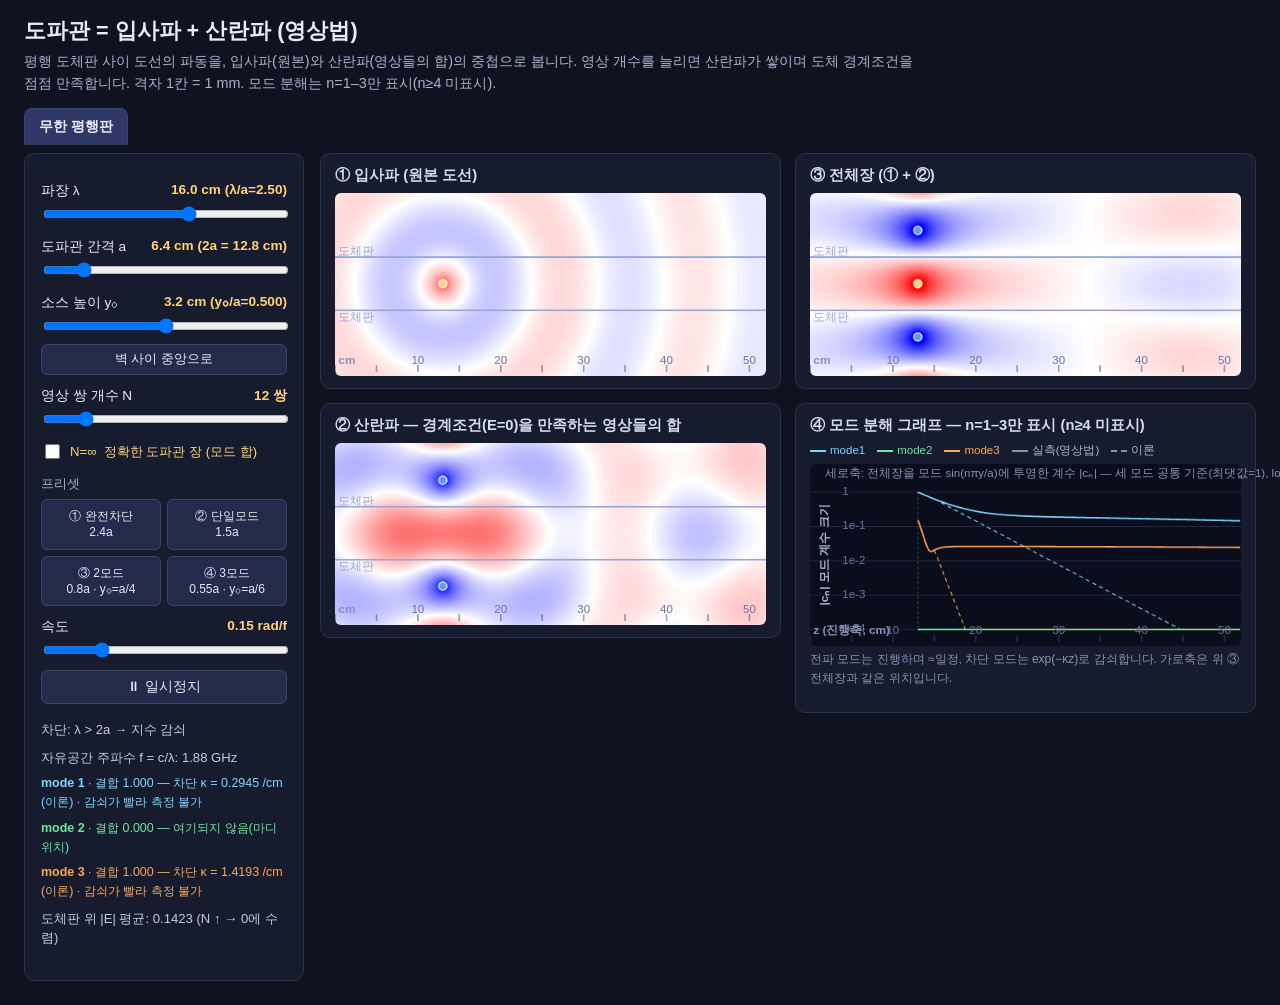
<file: image source waveguides/index.html>
<!DOCTYPE html>
<html lang="ko">
<head>
<meta charset="UTF-8">
<meta name="viewport" content="width=device-width, initial-scale=1.0">
<title>도파관 = 입사파 + 산란파 (영상법)</title>
<link rel="stylesheet" href="style.css">
</head>
<body>
<header class="app-header">
  <h1>도파관 = 입사파 + 산란파 (영상법)</h1>
  <p class="subtitle">평행 도체판 사이 도선의 파동을, 입사파(원본)와 산란파(영상들의 합)의 중첩으로 봅니다.
     영상 개수를 늘리면 산란파가 쌓이며 도체 경계조건을 점점 만족합니다.
     격자 1칸 = 1 mm. 모드 분해는 n=1–3만 표시(n≥4 미표시).</p>
</header>

<div class="tabs">
  <button id="tabA" class="tab active">무한 평행판</button>
</div>

<div class="app">
  <aside class="controls">
    <section class="control-group">
      <label class="slider-label">파장 λ <span class="readout" id="lambdaVal"></span></label>
      <input type="range" id="lambda" min="24" max="250" step="1" value="160">

      <label class="slider-label">도파관 간격 a <span class="readout" id="aVal"></span></label>
      <input type="range" id="aGap" min="48" max="160" step="2" value="64">

      <label class="slider-label">소스 높이 y₀ <span class="readout" id="ySrcVal"></span></label>
      <input type="range" id="ySrc" min="0.02" max="0.98" step="0.001" value="0.5">
      <button id="centerBtn" class="center-btn">벽 사이 중앙으로</button>

      <label class="slider-label">영상 쌍 개수 N <span class="readout" id="nVal"></span></label>
      <input type="range" id="nImg" min="0" max="80" step="1" value="12">
      <label class="mode-inf-row">
        <input type="checkbox" id="modeInf">
        <span>N=∞ &nbsp;정확한 도파관 장 (모드 합)</span>
      </label>

      <p class="preset-title">프리셋</p>
      <div class="presets">
        <button class="preset" data-preset="0">① 완전차단<br>2.4a</button>
        <button class="preset" data-preset="1">② 단일모드<br>1.5a</button>
        <button class="preset" data-preset="2">③ 2모드<br>0.8a · y₀=a/4</button>
        <button class="preset" data-preset="3">④ 3모드<br>0.55a · y₀=a/6</button>
      </div>

      <label class="slider-label">속도 <span class="readout" id="speedVal">0.15 rad/f</span></label>
      <input type="range" id="speed" min="0.05" max="0.50" step="0.05" value="0.15">
      <button id="pauseBtn">⏸ 일시정지</button>

      <p class="note"></p>
    </section>

    <section class="control-group">
      <div class="info" id="cutoffBadge"></div>
      <div class="info" id="freqInfo"></div>
      <div id="modeDiag"></div>
      <div class="info" id="plateInfo"></div>
    </section>
  </aside>

  <main class="panels">
    <section class="panel"><h3>&#9312; 입사파 (원본 도선)</h3><div class="cv-wrap"><canvas id="cvInc"></canvas></div></section>
    <section class="panel"><h3>&#9314; 전체장 (&#9312; + &#9313;)</h3><div class="cv-wrap"><canvas id="cvTot"></canvas></div></section>
    <section class="panel"><h3>&#9313; 산란파 — 경계조건(E=0)을 만족하는 영상들의 합</h3><div class="cv-wrap"><canvas id="cvScat"></canvas></div></section>
    <section class="panel">
      <h3>&#9315; 모드 분해 그래프 &mdash; n=1–3만 표시 (n&ge;4 미표시)</h3>
      <p class="legend">
        <span class="m1"><i></i>mode1</span>
        <span class="m2"><i></i>mode2</span>
        <span class="m3"><i></i>mode3</span>
        <span><i class="solid"></i>실측(영상법)</span>
        <span><i class="dash"></i>이론</span>
      </p>
      <div class="cv-wrap"><canvas id="cvGraph"></canvas></div>
      <p class="note" style="margin-top:4px;">전파 모드는 진행하며 &asymp;일정, 차단 모드는 exp(&minus;&kappa;z)로 감쇠합니다. 가로축은 위 &#9314; 전체장과 같은 위치입니다.</p>
      <p class="note mode-inf-caption" id="modeInfCaption">유한 N은 영상들의 근사합, N=∞는 정확한 도파관 모드 합입니다. 둘은 같은 극한으로 수렴합니다 — 영상 간섭과 모드 분해가 같은 물리임을 보여줍니다. ③ 전체장의 회색 영역은 계산 영역 밖입니다 — 모드 합은 도파관 내부 전용이며, 외부의 0은 영상 상쇄가 아닙니다.</p>
    </section>
  </main>
</div>

<script src="hankel.js"></script>
<script src="images.js"></script>
<script src="physics.js"></script>
<script src="field.js"></script>
<script src="render.js"></script>
<script src="main.js"></script>
</body>
</html>
</file>
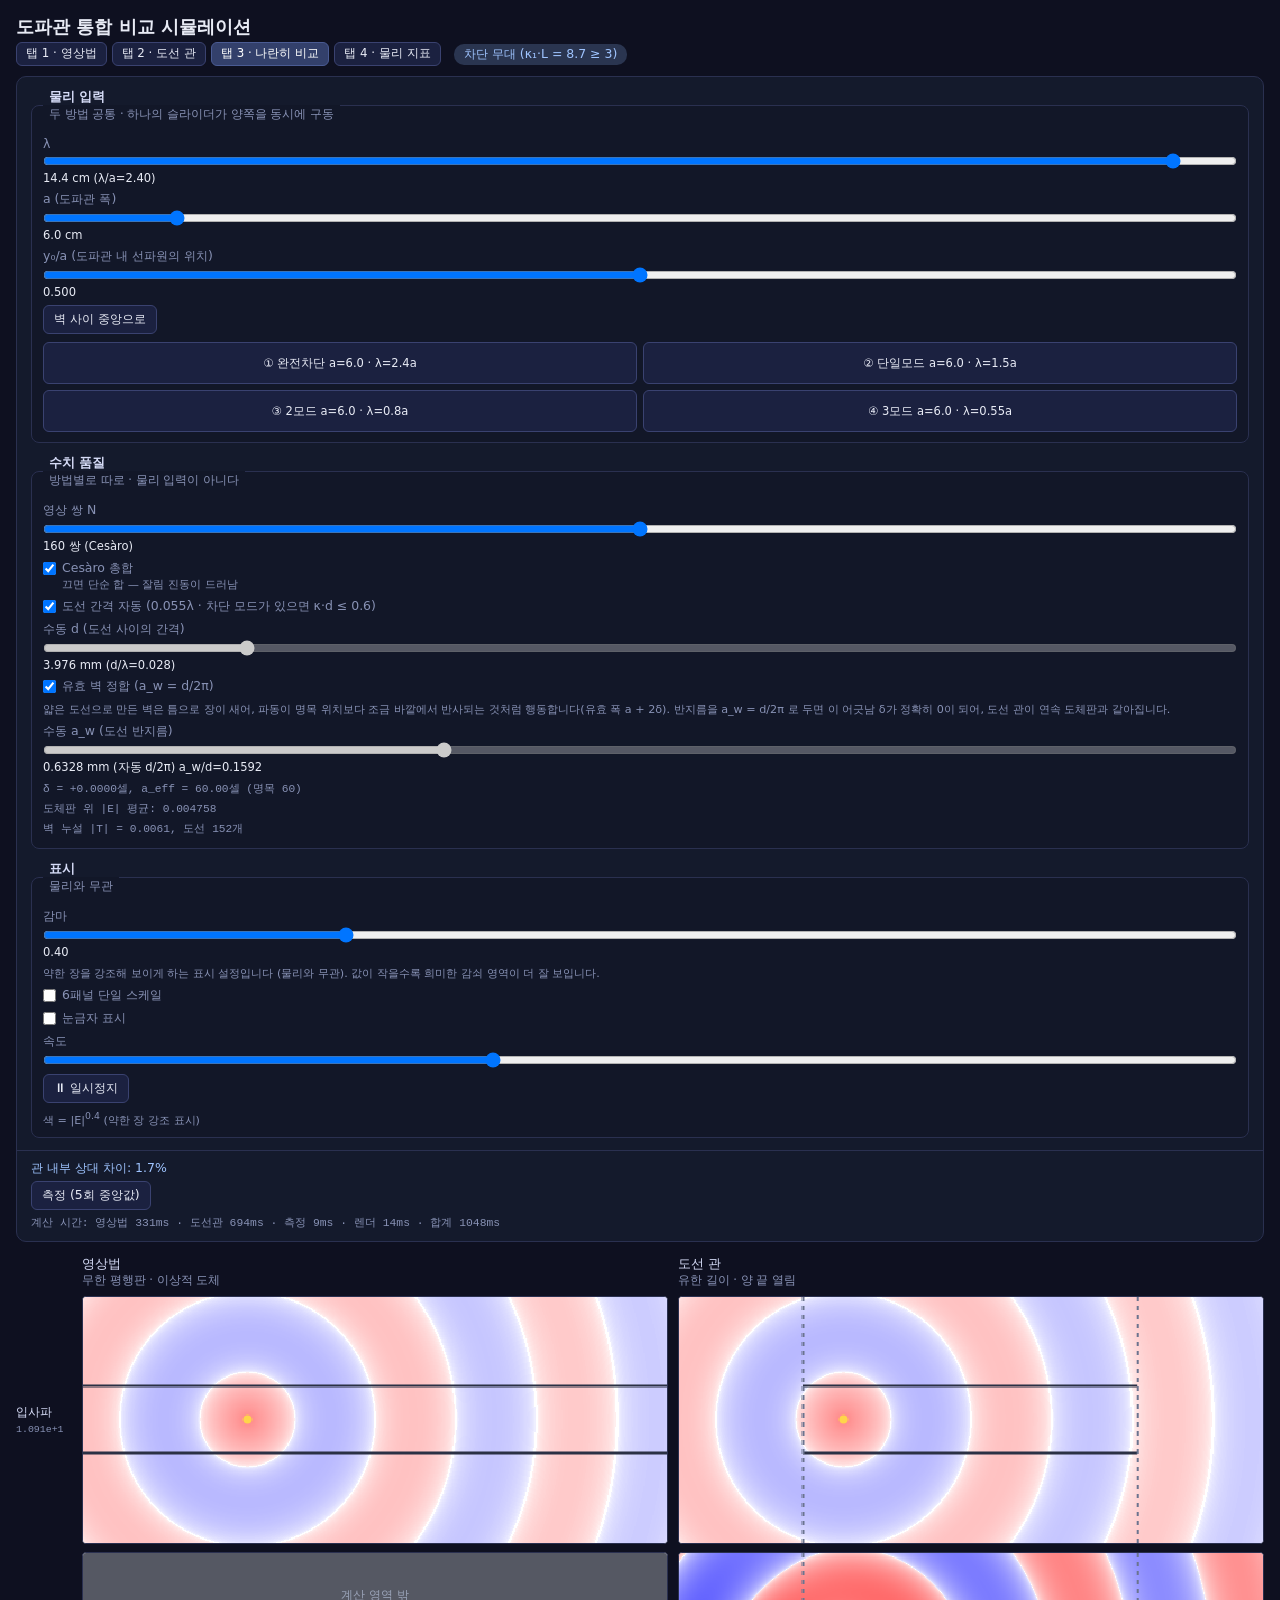
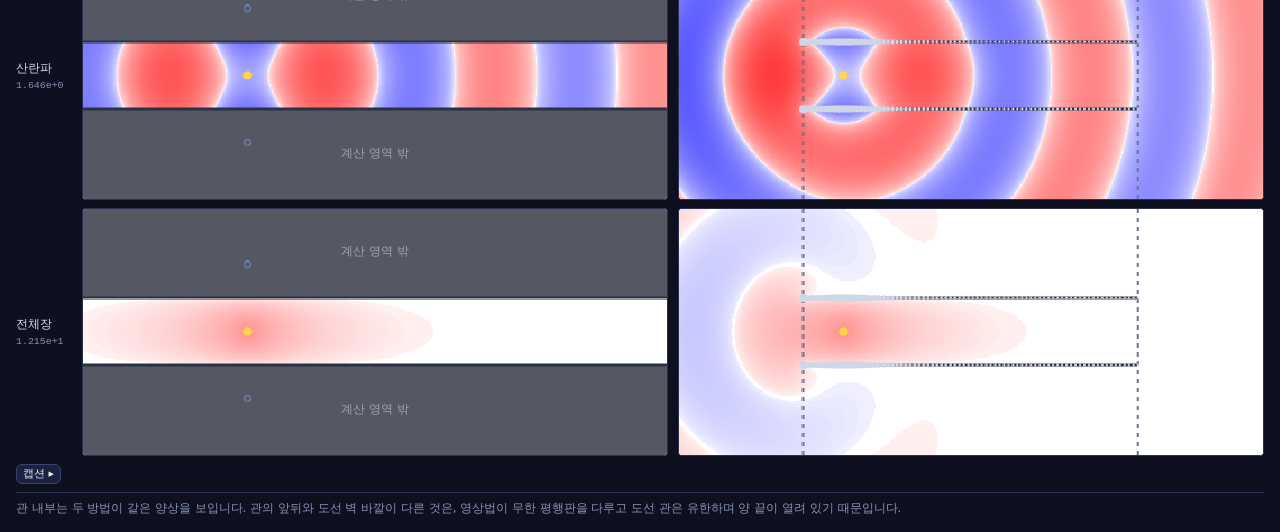
<file: unified/index.html>
<!DOCTYPE html>
<html lang="ko">
<head>
<meta charset="utf-8">
<title>차단 - 도파관(도체 관)</title>
<link rel="stylesheet" href="style.css">
</head>
<body>

<div class="page-head">
  <h1>도파관 통합 비교 시뮬레이션</h1>
  <!-- 탭 = 탭 3에서 열을 숨긴 것이다 (v1 §10-1). 슬라이더 상태는 탭을 넘어 유지된다. -->
  <p class="sub">
    <span class="tabs">
      <button class="tab" type="button" data-tab="1">탭 1 · 영상법</button>
      <button class="tab" type="button" data-tab="2">탭 2 · 도선 관</button>
      <button class="tab active" type="button" data-tab="3">탭 3 · 나란히 비교</button>
      <button class="tab" type="button" data-tab="4">탭 4 · 물리 지표</button>
    </span>
    <span id="stageBadge" class="badge"></span>
  </p>
</div>

<div class="app-main">

  <!-- ===== 좌 사이드바 — 컨트롤 3분할 (v1 §10-0) =====
       UI 정리가 아니라 "같은 입력"의 의미를 화면 구조로 말하는 장치다.
       세 그룹을 각각 독립된 박스로 유지한다. -->
  <div class="sidebar" id="sidebar">
    <div class="sidebar-scroll">

      <fieldset id="g-phys">
        <legend>물리 입력 <em>두 방법 공통 · 하나의 슬라이더가 양쪽을 동시에 구동</em></legend>
        <label>λ <input id="lambda" type="range" min="2.4" max="15.0" step="0.1" value="14.4"><b id="lambdaVal"></b></label>
        <label>a (도파관 폭) <input id="aGap" type="range" min="4.8" max="16.0" step="0.2" value="6.0"><b id="aVal"></b></label>
        <label>y₀/a (도파관 내 선파원의 위치) <input id="y0" type="range" min="0.05" max="0.95" step="0.001" value="0.500"><b id="y0Val"></b></label>
        <button id="centerBtn" type="button">벽 사이 중앙으로</button>
        <div id="presets" class="presets"></div>
      </fieldset>

      <fieldset id="g-num">
        <legend>수치 품질 <em>방법별로 따로 · 물리 입력이 아니다</em></legend>
        <!-- 방법별 묶음 — 탭 1·2에서 해당 없는 쪽을 통째로 비활성·흐리게 한다 (ui.js:syncTabControls).
             계산은 두 Scene 모두 항상 돈다 (v1 §10-0) — 거르는 것은 표시뿐이다. -->
        <div class="grp" id="grp-image">
          <label>영상 쌍 N <input id="nImg" type="range" min="0" max="320" step="1" value="160"><b id="nVal"></b></label>
          <label class="chk"><input id="cesaro" type="checkbox" checked>
            <span>Cesàro 총합 <em>끄면 단순 합 — 잘림 진동이 드러남</em></span></label>
          <div class="hint" id="noteImgOnly" style="display:none">영상법 전용 — 탭 1·3·4에서 조절</div>
        </div>

        <div class="grp" id="grp-wire">
          <label class="chk"><input id="dAuto" type="checkbox" checked>
            <span id="dAutoCap">도선 간격 자동</span></label>
          <label>수동 d (도선 사이의 간격) <input id="dMan" type="range" min="2" max="20" step="1" value="5" disabled><b id="dVal"></b></label>
          <label class="chk"><input id="awAuto" type="checkbox" checked>
            <span>유효 벽 정합 (a_w = d/2π)</span></label>
          <div class="caption">얇은 도선으로 만든 벽은 틈으로 장이 새어, 파동이 명목 위치보다 조금 바깥에서
          반사되는 것처럼 행동합니다(유효 폭 a + 2δ). 반지름을 a_w = d/2π 로 두면
          이 어긋남 δ가 정확히 0이 되어, 도선 관이 연속 도체판과 같아집니다.</div>
          <label>수동 a_w (도선 반지름) <input id="awMan" type="range" min="0.2" max="2.0" step="0.1" value="0.8" disabled><b id="awVal"></b></label>
          <div class="hint" id="noteWireOnly" style="display:none">도선 관 전용 — 탭 2·3·4에서 조절</div>
        </div>
        <label class="chk" id="scatAllRow" style="display:none"><input id="scatAll" type="checkbox">
          <span>전 영역 계산 <em>대조용 — 끄면 영상법 산란장·전체장을 벽 사이에서만 계산</em></span></label>
        <div class="readout" id="deltaVal"></div>
        <div class="readout" id="plateVal"></div>
        <div class="readout" id="wallTVal"></div>
        <div id="warnBox"></div>
      </fieldset>

      <fieldset id="g-disp">
        <legend>표시 <em>물리와 무관</em></legend>
        <label>감마 <input id="gamma" type="range" min="0.2" max="1.0" step="0.05" value="0.4"><b id="gammaVal"></b></label>
        <div class="caption">약한 장을 강조해 보이게 하는 표시 설정입니다 (물리와 무관).
        값이 작을수록 희미한 감쇠 영역이 더 잘 보입니다.</div>
        <label class="chk"><input id="singleScale" type="checkbox"><span>6패널 단일 스케일</span></label>
        <!-- 눈금자 — 기본 꺼짐. 계산(rulerSpec)은 늘 돌고 표시만 거른다 (A-8). -->
        <label class="chk"><input id="rulerOn" type="checkbox"><span>눈금자 표시</span></label>
        <label>속도 <input id="speed" type="range" min="0" max="0.4" step="0.01" value="0.15"></label>
        <button id="pauseBtn" type="button">⏸ 일시정지</button>
        <div class="caption">색 = |E|<sup>0.4</sup> (약한 장 강조 표시)</div>
      </fieldset>

    </div>

    <!-- 계시기 — 사이드바 하단 고정 (§10-2). 임시 계측이 아니라 영구 기능이다. -->
    <div class="sidebar-foot">
      <!-- 축소 경고는 ?debug=1 밖에 둔다. 평소에 축소된 화면을 모르고 보면 안 된다. -->
      <div id="scaleWarn" class="warn" style="display:none"></div>
      <div id="diffVal" class="diff"></div>
      <button id="measBtn" type="button">측정 (5회 중앙값)</button>
      <pre id="measOut" class="measout"></pre>
      <div id="timer" class="timer"></div>
      <div id="busy" class="busy" style="display:none">계산 중…</div>
    </div>
  </div>

  <!-- ===== 우 비교 그리드 3×2 ===== -->
  <div class="compare" id="compare">
    <!-- rl-*/row-* 클래스는 탭 1·2의 2×2 배치가 칸을 지목하는 데 쓴다 (style.css .g2x2).
         탭 3에서는 아무 효과가 없다 — 문서 순서 그대로 3행 2열이다. -->
    <div class="hcell" id="head-blank"></div>
    <div class="hcell col-image" id="head-image">영상법 <em>무한 평행판 · 이상적 도체</em></div>
    <div class="hcell col-wire" id="head-wire">도선 관 <em>유한 길이 · 양 끝 열림</em></div>

    <div class="rlabel rl-inc">입사파<span class="sc" id="scale-inc"></span></div>
    <div class="panel row-inc col-image"><canvas id="cv-inc-image"></canvas></div>
    <div class="panel row-inc col-wire"><canvas id="cv-inc-wire"></canvas></div>

    <div class="rlabel rl-scat">산란파<span class="sc" id="scale-scat"></span></div>
    <div class="panel row-scat col-image"><canvas id="cv-scat-image"></canvas></div>
    <div class="panel row-scat col-wire"><canvas id="cv-scat-wire"></canvas></div>

    <div class="rlabel rl-tot">전체장<span class="sc" id="scale-tot"></span></div>
    <div class="panel row-tot col-image"><canvas id="cv-tot-image"></canvas></div>
    <div class="panel row-tot col-wire"><canvas id="cv-tot-wire"></canvas></div>

    <!-- 모드 분해 (묶음 B) — 탭 3에서 상시 표시. 토글 없음.
         세로 예산에 넣지 않는다 (§10-1-2 순환 방지) — 높이가 고정 상수 MODE_H 이고
         byHeight() 는 이 행을 모른다. 세 필드 캔버스만으로 배율이 결정되고,
         모드 그래프는 그 아래로 흘러 페이지 스크롤에 들어간다.
         필드 캔버스가 아니므로 정수 스냅·pixelated 를 적용하지 않는다 (fitModeCv). -->
    <div class="rlabel rl-mode" id="mode-label">모드 분해<span class="sc">|cₙ(z)| 로그</span></div>
    <div class="mpanel row-mode col-image" id="mode-cell-image"><canvas id="cv-mode-image"></canvas></div>
    <div class="mpanel row-mode col-wire" id="mode-cell-wire"><canvas id="cv-mode-wire"></canvas></div>

    <!-- 캡션 행 — 열 단위. §8-3의 세 문구를 그대로 쓴다.
         기본 접힘: 정지 텍스트라 한 번 읽으면 되고, 세 캔버스 행이 함께 보이는 것이
         비교의 핵심이다. 펼치면 그만큼 캔버스가 작아진다(배치 제약 1 참조). -->
    <div class="rlabel rl-cap"><button id="capBtn" class="capbtn" type="button">캡션 ▸</button></div>
    <div class="capcell col-image" id="cap-image">
      <p>영상 합은 벽 사이에서만 해를 재현합니다. 무한히 뻗은 도체판 바깥의 참값은 0이지만,
      유한 개의 영상 합은 그 0을 만들지 못합니다. 그래서 이 영역은 표시하지 않습니다.
      이 영역에 보이는 속 빈 원은 영상원의 위치입니다 — 장이 아니라 구성물입니다.</p>
    </div>
    <div class="capcell col-wire" id="cap-wire">
      <p><b>벽 바깥</b> — 도선 사이 틈으로 새어 나온 실재하는 장입니다. 이상적 도체판을 가정한
      영상법에는 대응물이 없어, 좌우 비교 대상이 아닙니다.</p>
      <p><b>관 앞뒤</b> — 도선 벽이 없는 자유공간입니다. 영상법은 이 위치에도 벽이 있으므로(무한 평행판),
      같은 자리라도 좌우 비교 대상이 아닙니다.</p>
    </div>
  </div>

  <!-- ===== 탭 4 — 물리 지표 (A) 표 + (B) 분산 곡선 ===== -->
  <div class="tab4" id="tab4" style="display:none">

    <div class="t4-table" id="t4table">
      <table id="metricTable">
        <thead><tr>
          <th>모드</th><th>결합</th><th>상태</th><th>Griffiths 이론</th>
          <th title="정확해(무한 모드합)를 영상법·도선관과 똑같은 측정 코드로 잰 값. 100.0%가 아니면 방법이 아니라 측정 코드의 문제다.">대조군(모드합)</th>
          <th>영상법</th><th>도선 관</th>
        </tr></thead>
        <tbody id="metricBody"></tbody>
      </table>
      <div class="t4-note" id="winNote"></div>
      <!-- % 의 기준을 화면에 밝힌다 — 무엇 대비 몇 %인지가 안 보여 오해가 생겼다. -->
      <div class="t4-note" id="ratioNote">대조군·영상법·도선 관의 % = (측정한 κ 또는 k_z) ÷ (Griffiths 이론값) × 100.
      100%면 이론과 완전 일치. 대조군은 정확해를 같은 측정 코드로 잰 값이라
      100.0%가 정상이며, 이것이 측정 코드가 올바름을 보증한다.</div>
      <p class="capcell">전파 영역에서는 진행 파수 k_z를, 차단 영역에서는 감쇠율 κ를 재어 Griffiths
      닫힌 해와 비교합니다. 두 방법이 서로 비슷한 것이 아니라, 각각이 같은
      정확해로 수렴하는 것을 봅니다.</p>
    </div>

    <div class="t4-chart" id="t4chart">
      <div class="t4-chartbox"><canvas id="cvDisp"></canvas><div id="ptTip" class="pttip"></div></div>
      <!-- 범례 두 줄 — 색이 모드를, 모양이 종류를 나타낸다는 것을 나눠 보인다.
           내용은 ui.js:buildChartLegend() 가 MODE_COL 에서 만든다 (색 정의는 한 곳). -->
      <div class="t4-legend" id="chartLegend"></div>
      <div class="t4-chartfoot">
        <button id="clearPts" type="button">측정점 지우기</button>
        <span class="t4-note" id="ptInfo"></span>
      </div>
      <p class="capcell">곡선은 Griffiths 닫힌 해이고, 점은 영상법·도선관이 각 λ/a에서 실제로
      측정한 값입니다. 점이 곡선 위에 놓이면 그 방법이 이론과 일치한다는 뜻입니다.
      k_z와 κ는 같은 양의 두 얼굴입니다 — k_z² = k² − k_c²가 양수면 진행 파수,
      음수면 그 크기가 감쇠율입니다. 파장이 길어질수록 모드가 3 → 2 → 1 순서로
      축 아래로 내려가고, 모두 내려간 뒤가 완전 차단입니다.</p>
    </div>

    <!-- (C) 수렴 스캔 — 접이식, 기본 접힘. 두 패널이 서로 다른 발견을 보인다.
         OFF·단순 곡선이 결과이고, ON·Cesàro 는 100%에 평평하다. 대비가 내용이다. -->
    <div class="t4-scan folded" id="t4scan">
      <div class="t4-scanhead" id="t4scanhead">
        <button id="scanFold" type="button">(C) 수렴 스캔 ▸</button>
        <button id="scanRun" type="button">스캔 실행</button>
        <button id="scanClear" type="button">지우기</button>
        <span class="t4-note" id="scanInfo"></span>
      </div>
      <div class="t4-scanbody">
        <div class="t4-scangrid">

          <div>
            <div class="t4-scanbox"><canvas id="cvScanN"></canvas><div id="tipScanN" class="pttip"></div></div>
            <p class="capcell">경계조건 만족도(도체판 위 |E| 평균)는 두 방식 모두 N과 함께 단조로
            좋아집니다. 그런데 관 내부의 감쇠율은 단순 합에서 진동합니다 — 벽에서
            잘 맞는 것이 관 안에서 잘 맞는 것을 보장하지 않습니다. 차단 영역의
            영상 급수는 크기가 느리게 줄고 부호가 번갈아 바뀌는 진동 급수여서,
            부분합이 극한을 지나쳐 왕복합니다. Cesàro 총합(부분합의 평균)은 같은
            극한을 주면서 이 왕복을 없앱니다.</p>
          </div>

          <div>
            <div class="t4-scanbox"><canvas id="cvScanD"></canvas><div id="tipScanD" class="pttip"></div></div>
            <p class="capcell">도선 격자는 연속 도체판과 달리, 반사면이 명목 위치에서 δ = (d/2π)·ln(d/2πa_w)
            만큼 어긋납니다. 그래서 같은 폭 a로 만든 도선 관은 실효적으로 a + 2δ 폭의
            도파관처럼 행동합니다. 점선이 이 예측이고, 측정점이 그 위에 놓입니다.
            a_w = d/2π 로 두면 δ = 0 이 되어 유효 벽이 명목 벽과 일치합니다.</p>
          </div>

        </div>
      </div>
    </div>

  </div>

</div>

<p class="footcap" id="footcap">관 내부는 두 방법이 같은 양상을 보입니다. 관의 앞뒤와 도선 벽 바깥이 다른 것은,
영상법이 무한 평행판을 다루고 도선 관은 유한하며 양 끝이 열려 있기 때문입니다.</p>

<!-- 진단 패널은 문서 흐름 밖에 둔다. 흐름 안에 있으면 세로 198px를 먹고,
     배치가 컬럼 폭을 행 높이에서 역산하므로 그 손실이 가로로 증폭된다
     — 진단 도구가 진단 대상을 바꾸게 된다. -->
<div id="debugbox" class="folded" style="display:none">
  <button id="dbgBtn" type="button">?debug=1 ▸</button>
  <pre id="debugout"></pre>
</div>

<!-- ===== 네임스페이스 격리 (v1 §3) — 이 순서를 정확히 이대로 쓴다 ===== -->
<script>window.WG = {};</script>

<script src="../image-source/hankel.js"></script>
<script src="../image-source/images.js"></script>
<script src="../image-source/physics.js"></script>
<script src="../image-source/field.js"></script>
<script>window.IMG = window.WG; window.WG = {};</script>

<script src="../line-wire/core.js"></script>
<script src="../line-wire/hankel.js"></script>
<script src="../line-wire/field.js"></script>
<script src="../line-wire/higher-order/modes.js"></script>
<script>window.WIRE = window.WG; window.WG = null;</script>

<!-- window.WG = null 은 이후 코드가 실수로 전역 WG를 참조하면 즉시 터지게 하려는 것이다.
     의도된 동작이므로 되살리지 말 것. (v1 §3) -->

<script src="geometry.js"></script>
<script src="measure.js"></script>
<script src="adapters.js"></script>
<script src="render-unified.js"></script>
<script src="ui.js"></script>

</body>
</html>
</file>
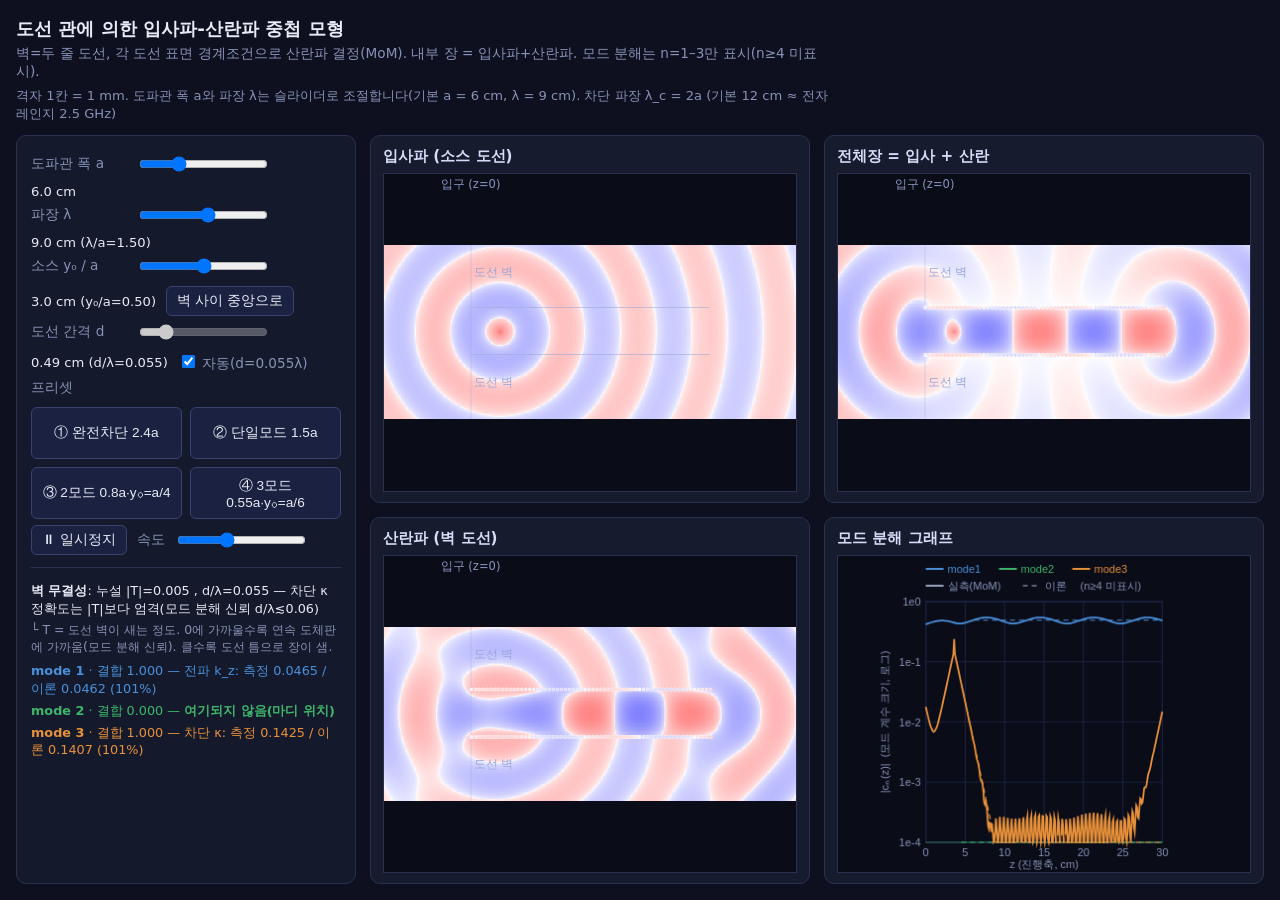
<file: line waveguides/higher-order/index.html>
<!DOCTYPE html>
<html lang="ko"><head><meta charset="utf-8">
<meta name="viewport" content="width=device-width, initial-scale=1">
<title>도선 관에 의한 입사파-산란파 중첩 모형</title>
<link rel="stylesheet" href="style.css"></head>
<body>
<div class="page-head">
<h1>도선 관에 의한 입사파-산란파 중첩 모형</h1>
<p class="sub">벽=두 줄 도선, 각 도선 표면 경계조건으로 산란파 결정(MoM). 내부 장 = 입사파+산란파.
모드 분해는 n=1–3만 표시(n≥4 미표시).</p>
<p class="scale-note">격자 1칸 = 1 mm. 도파관 폭 a와 파장 λ는 슬라이더로 조절합니다(기본 a = 6 cm, λ = 9 cm).
차단 파장 λ_c = 2a (기본 12 cm ≈ 전자레인지 2.5 GHz)</p>
</div>

<div class="app-main">

  <aside class="sidebar">
    <div id="controls">
      <div class="row"><label>도파관 폭 a</label>
        <input id="aWidth" type="range" min="2" max="16" step="0.1" value="6">
        <span id="aVal"></span></div>
      <div class="row"><label>파장 λ</label>
        <input id="lambda" type="range" min="2" max="15" step="0.1" value="9">
        <span id="lambdaVal"></span></div>
      <div class="row"><label>소스 y₀ / a</label>
        <input id="y0" type="range" min="0.05" max="0.95" step="0.01" value="0.5">
        <span id="y0Val"></span><button id="centerBtn" title="소스 도선을 두 벽의 정중앙(y₀=a/2)에 배치합니다">벽 사이 중앙으로</button></div>
      <div class="row"><label>도선 간격 d</label>
        <input id="dWire" type="range" min="2" max="20" step="1" value="5" disabled>
        <span id="dVal"></span>
        <label style="min-width:auto"><input id="dAuto" type="checkbox" checked> 자동(d=0.055λ)</label></div>
      <div class="row"><label>프리셋</label>
        <div class="preset-grid">
          <button data-preset="1">① 완전차단 2.4a</button>
          <button data-preset="2">② 단일모드 1.5a</button>
          <button data-preset="3">③ 2모드 0.8a·y₀=a/4</button>
          <button data-preset="4">④ 3모드 0.55a·y₀=a/6</button>
        </div></div>
      <div class="row">
        <button id="pauseBtn">⏸ 일시정지</button>
        <label style="min-width:auto">속도</label>
        <input id="speed" type="range" min="0" max="0.4" step="0.01" value="0.15"></div>
    </div>
    <div id="readouts"></div>
  </aside>

  <div class="grid2x2">
    <section class="panel"><h3>입사파 (소스 도선)</h3>
      <div class="cvwrap"><canvas id="cvInc"></canvas></div></section>
    <section class="panel"><h3>전체장 = 입사 + 산란</h3>
      <div class="cvwrap"><canvas id="cvTot"></canvas></div></section>
    <section class="panel"><h3>산란파 (벽 도선)</h3>
      <div class="cvwrap"><canvas id="cvScat"></canvas></div></section>
    <section class="panel"><h3>모드 분해 그래프</h3>
      <div class="cvwrap"><canvas id="cvGraph" width="620" height="240"></canvas></div></section>
  </div>

</div>

<script src="../core.js"></script>
<script src="../hankel.js"></script>
<script src="../field.js"></script>
<script src="render-ho.js"></script>
<script src="modes.js"></script>
<script src="graph.js"></script>
<script src="script.js"></script>
</body></html>
</file>
<file: image source waveguides/style.css>
* { box-sizing: border-box; }
html, body { margin: 0; padding: 0; background: #0f1320; color: #e8ebf5;
  font-family: "Segoe UI", "Malgun Gothic", sans-serif; }
.app-header { padding: 16px 24px 6px; }
.app-header h1 { margin: 0 0 6px; font-size: 1.35rem; }
.subtitle { margin: 0; color: #aab2cf; font-size: 0.9rem; max-width: 900px; line-height: 1.5; }

.tabs { padding: 8px 24px 0; display: flex; gap: 8px; }
.tab { background: #232a4a; color: #e8ebf5; border: 1px solid #3a4270;
  border-radius: 8px 8px 0 0; padding: 8px 14px; font-size: 0.9rem; cursor: pointer; }
.tab.active { background: #2e3766; border-bottom-color: #2e3766; font-weight: 600; }

.app { display: grid; grid-template-columns: 280px 1fr; gap: 16px; padding: 8px 24px 24px; align-items: start; }
.controls { background: #161b2e; border: 1px solid #2a3050; border-radius: 10px;
  padding: 16px; position: sticky; top: 16px; }
.control-group { margin-bottom: 16px; }
.slider-label { display: flex; justify-content: space-between; font-size: 0.85rem;
  margin: 12px 0 4px; }
.readout { color: #ffd479; font-weight: 600; }
input[type="range"] { width: 100%; }
#pauseBtn { width: 100%; margin-top: 8px; background: #232a4a; color: #e8ebf5;
  border: 1px solid #3a4270; border-radius: 6px; padding: 7px; font-size: 0.85rem; cursor: pointer; }
#pauseBtn:hover { background: #2e3766; }
.center-btn { width: 100%; margin-top: 6px; background: #232a4a; color: #e8ebf5;
  border: 1px solid #3a4270; border-radius: 6px; padding: 6px; font-size: 0.8rem; cursor: pointer; }
.center-btn:hover { background: #2e3766; }
.preset-title { font-size: 0.8rem; color: #aab2cf; margin: 14px 0 6px; }
.presets { display: grid; grid-template-columns: 1fr 1fr; gap: 6px; }
.preset { background: #232a4a; color: #e8ebf5; border: 1px solid #3a4270; border-radius: 6px;
  padding: 8px 4px; font-size: 0.75rem; line-height: 1.35; cursor: pointer; }
.preset:hover { background: #2e3766; }
.preset.active { background: #2e3766; border-color: #ffd479; }
.note { font-size: 0.75rem; color: #8892b5; line-height: 1.6; margin-top: 10px; }
.info { font-size: 0.82rem; color: #c3cae8; line-height: 1.5; margin-top: 8px; }
.mode-inf-row { display: flex; align-items: center; gap: 7px; margin-top: 10px;
  font-size: 0.82rem; color: #ffd479; cursor: pointer; }
.mode-inf-row input[type="checkbox"] { accent-color: #ffd479; width: 15px; height: 15px; cursor: pointer; }
.mode-inf-caption { display: none; color: #ffd479; margin-top: 8px; }

/* 모드별 진단 — 글자색을 그래프 곡선색과 맞춤 */
.mode-diag { font-size: 0.78rem; line-height: 1.5; margin-top: 7px; }
.mode-diag b { font-weight: 600; }
.m1 { color: #7fd6ff; } .m2 { color: #6ee7a0; } .m3 { color: #ffa657; }
.mode-warn { color: #f4a261; }
.legend { display: flex; flex-wrap: wrap; gap: 12px; font-size: 0.72rem;
  color: #aab2cf; margin: 0 0 6px; align-items: center; }
.legend i { display: inline-block; width: 16px; height: 0; border-top: 2px solid currentColor;
  margin-right: 4px; vertical-align: middle; }
.legend .solid { color: #8892b5; }
.legend .dash { color: #8892b5; border-top-style: dashed; }

.panels { display: grid; grid-template-columns: 1fr 1fr; gap: 14px; align-items: start; }
.panel { background: #161b2e; border: 1px solid #2a3050; border-radius: 10px; padding: 12px 14px; }
.panel h3 { margin: 0 0 8px; font-size: 0.92rem; color: #d6dcf7; }
.cv-wrap { position: relative; width: 100%; display: block; }
.cv-wrap canvas { width: 100%; height: auto; display: block; background: #0a0e1c; border-radius: 6px; }
#cvInc, #cvScat, #cvTot { aspect-ratio: 520 / 220; }
#cvGraph { aspect-ratio: 520 / 220; }
.cv-label { position: absolute; font-size: 0.72rem; line-height: 1; pointer-events: none; white-space: nowrap; }
.cv-label-center { transform: translateX(-50%); }
.cv-label-mid { transform: translateY(-50%); }
.cv-label-ytitle { transform: translate(-50%, -50%) rotate(-90deg); transform-origin: center center; }
.cv-label-axis { font-size: 0.74rem; font-weight: 600; }

@media (max-width: 980px) { .app { grid-template-columns: 1fr; } .controls { position: static; } .panels { grid-template-columns: 1fr; } }
</file>
<file: unified/style.css>
/* 골격은 line-wire/higher-order/style.css 를 그대로 옮긴 것이다.
   body flex column + overflow hidden / .app-main flex / 사이드바 고정폭 / 오른쪽 flex:1 */
:root { --bg:#0e1020; --fg:#e8ebf5; --mut:#8892b5; --line:#2a3050; --card:#141a2c; }
* { box-sizing:border-box; }
html, body { height:100%; }
body { margin:0; padding:14px 16px; background:var(--bg); color:var(--fg);
  font-family:"Malgun Gothic","맑은 고딕","Segoe UI",system-ui,sans-serif;
  display:flex; flex-direction:column; overflow:hidden; }

/* ---- 머리 (70px 예산) ---- */
.page-head { flex:0 0 auto; }
h1 { font-size:1.15rem; margin:0 0 3px; font-weight:600; }
.sub { color:var(--mut); font-size:0.85rem; margin:0 0 10px; }
/* 탭 — 최소 형태. 탭 3에서 열을 숨긴 것이라 새 화면이 아니다 (v1 §10-1). */
.tabs { display:inline-flex; gap:5px; margin-right:9px; vertical-align:middle; }
.tab { font-size:0.74rem; padding:3px 9px; }
.tab.active { background:#33406b; border-color:#4a5b93; color:#fff; }
.tab:disabled { opacity:0.4; cursor:default; }
.tab:disabled:hover { background:#1b2140; }

/* 단일 열 탭 — 숨긴 열은 그리드에서 빠지고 컬럼 폭이 그만큼 커진다 (스냅 규칙 동일) */
.compare.only-image .col-wire,
.compare.only-wire  .col-image { display:none; }

/* ---- 탭 1·2 — 2×2 ----
   세로 3분할이 43px 모자랐던 것을 가로를 써서 푼다.
     좌상 입사파 · 우상 산란파 / 좌하 전체장 · 우하 모드 분해

   라벨을 캔버스 왼쪽이 아니라 '위'로 올리는 것이 요점이다. 옆에 두면 56px 짜리
   라벨 열이 하나 더 필요해 가로가 더 빡빡해진다. 위로 올리면 오히려 탭 3보다
   66px 적게 든다 (탭 3: 56+520+10+520+10 = 1116 / 2×2: 520+10+520 = 1050).
   가로가 바인딩이므로 이 차이가 배율 1.000 을 지키는 여유가 된다.

   트랙 6줄: 열머리 · 라벨 · 캔버스 · 라벨 · 캔버스 · 캡션 (gap 5개).
   폭·행 높이는 layout() 이 픽셀로 지정한다. 여기서는 '어느 칸에 놓이는가'만 정한다.
   col-image / col-wire 중 한쪽만 표시되므로 두 쪽에 같은 자리를 줘도 겹치지 않는다. */
.compare.g2x2 #head-blank { display:none; }
.compare.g2x2 .hcell  { grid-column:1 / span 2; grid-row:1; }
.compare.g2x2 .rlabel { align-self:end; }          /* 캔버스 바로 위에 붙인다 */
.compare.g2x2 .rl-inc   { grid-row:2; grid-column:1; }
.compare.g2x2 .row-inc  { grid-row:3; grid-column:1; }
.compare.g2x2 .rl-scat  { grid-row:2; grid-column:2; }
.compare.g2x2 .row-scat { grid-row:3; grid-column:2; }
.compare.g2x2 .rl-tot   { grid-row:4; grid-column:1; }
.compare.g2x2 .row-tot  { grid-row:5; grid-column:1; }
.compare.g2x2 .rl-mode  { grid-row:4; grid-column:2; }
.compare.g2x2 .row-mode { grid-row:5; grid-column:2; }
.compare.g2x2 .rl-cap   { grid-row:6; grid-column:1; }
.compare.g2x2 .capcell  { grid-row:6; grid-column:2; }
/* 2×2 에서는 행 라벨이 위로 가므로 sticky 가 필요 없다 (스크롤이 없다). */
.compare.g2x2 #mode-label { position:static; }

.badge { display:inline-block; padding:2px 10px; border-radius:10px; font-size:0.78rem; }
.badge.cutoff { background:#2a3550; color:#9fc4ff; }
.badge.prop   { background:#2f3a2c; color:#a8d99a; }

/* ---- 본문: 좌 사이드바 + 우 그리드 ---- */
.app-main { flex:1 1 auto; min-height:0; display:flex; gap:14px; }

/* 사이드바 — 남는 가로 폭을 전부 흡수한다. 내부만 스크롤, 계시기는 하단 고정. */
.sidebar { flex:1 1 auto; min-width:340px; display:flex; flex-direction:column;
  background:var(--card); border:1px solid var(--line); border-radius:10px; }
.sidebar-scroll { flex:1 1 auto; min-height:0; overflow-y:auto; padding:12px 14px;
  display:grid; grid-template-columns:1fr; gap:12px; align-content:start; }
.sidebar-foot { flex:0 0 auto; border-top:1px solid var(--line); padding:9px 14px; }

/* 사이드바가 넓어지면 2열. 세 그룹의 박스·머리글·부제는 그대로 유지한다 (§10-0).
   좁아지면 자동으로 1열로 돌아간다. */
.sidebar.wide .sidebar-scroll { grid-template-columns:1fr 1fr; }
.sidebar.wide #g-phys { grid-column:1; grid-row:1; }
.sidebar.wide #g-disp { grid-column:1; grid-row:2; }
.sidebar.wide #g-num  { grid-column:2; grid-row:1 / span 2; }

/* 컨트롤 3분할 — §10-0. UI 정리가 아니라 '같은 입력'의 의미를 화면 구조로 말하는 장치다.
   세로로 쌓되 세 그룹을 각각 독립된 박스로 유지한다. 평평한 목록으로 뭉개지 말 것. */
fieldset { border:1px solid var(--line); border-radius:8px; padding:8px 11px 10px;
  margin:0; background:#121728; align-self:start; }
legend { font-size:0.8rem; color:#d6dcf7; padding:0 6px; font-weight:600; }
legend em { color:var(--mut); font-style:normal; font-size:0.72rem; font-weight:400; display:block;
  padding-top:1px; }
label { display:block; font-size:0.78rem; margin:6px 0; color:var(--mut); }
label input[type=range] { width:100%; display:block; margin:2px 0 1px; }
label b { font-weight:500; color:var(--fg); font-size:0.72rem; }
label.chk { display:flex; align-items:flex-start; gap:6px; }
label.chk input { width:auto; margin:2px 0 0; flex:0 0 auto; }
label.chk em { color:var(--mut); font-style:normal; font-size:0.7rem; display:block; }
button { background:#1b2140; color:var(--fg); border:1px solid #3a4270;
  border-radius:6px; padding:5px 10px; cursor:pointer; font-size:0.78rem; font-family:inherit; }
button:hover { background:#252d54; }
.presets { display:grid; grid-template-columns:1fr 1fr; gap:6px; margin-top:8px; }
.preset { white-space:normal; min-height:42px; line-height:1.3; font-size:0.72rem;
  display:flex; align-items:center; justify-content:center; text-align:center; }
.preset.active { background:#33406b; border-color:#4a5b93; }
.readout { font-size:0.7rem; color:var(--mut); margin-top:4px;
  font-family:Consolas,"D2Coding",monospace; line-height:1.45; }
.caption { font-size:0.7rem; color:var(--mut); margin-top:7px; }
/* 방법별 묶음 — 해당 없는 탭에서 컨트롤을 흐리게. disabled 와 짝을 이룬다 (ui.js:syncTabControls).
   흐리게 하는 대상은 label 뿐이다 — .hint 는 '왜 꺼졌는지'를 말하므로 또렷해야 한다. */
.grp.off label, .grp.off .caption { opacity:0.42; }
.hint { font-size:0.69rem; color:#9fc4ff; margin-top:6px; line-height:1.4; }
.warn { font-size:0.7rem; margin-top:5px; padding:4px 7px; border-radius:4px;
  background:#3a2a2a; color:#ffb3b3; line-height:1.4; }
.timer { font-size:0.71rem; color:var(--mut); font-family:Consolas,"D2Coding",monospace; line-height:1.5; }
.busy { font-size:0.72rem; color:#ffd54a; margin-top:3px; }
.diff { font-size:0.78rem; color:#9fc4ff; margin-bottom:4px; }
#measBtn { margin-bottom:5px; }
.measout { font-size:0.68rem; line-height:1.5; color:#cfd6e6; padding:6px 8px; margin:0 0 5px;
  background:#10152a; border:1px solid var(--line); border-radius:5px; min-height:0; }
.measout:empty { display:none; }

/* ---- 오른쪽 비교 그리드 ----
   폭은 ui.js:layout()이 행 높이에서 역산해 픽셀로 지정한다.
     행 높이 = (가용 높이 − 열머리 − 캡션 − 간격) / 3
     컬럼 폭 = 행 높이 × (520/220)
   컨테이너가 캔버스 비율과 정확히 같아지므로 object-fit(레터박스)이 필요 없다.
   캔버스 백킹은 520×220 그대로, CSS 표시 크기만 바뀐다. */
/* align-content:start 는 필수다 — .compare 는 .app-main 의 flex 항목이라 높이가
   stretch 로 늘어나고, 기본 align-content 는 남는 세로를 auto 트랙(열머리·캡션 행)에
   나눠 넣는다. 그것이 모드 그래프를 붙였을 때 위쪽에 생기던 큰 여백의 정체다.
   트랙 높이는 layout() 이 픽셀로 지정하므로 늘어날 이유가 없다. */
.compare { flex:0 0 auto; display:grid;
  grid-template-columns:56px 1fr 1fr;
  grid-template-rows:auto 1fr 1fr 1fr auto;
  gap:8px 10px; align-content:start; }
.hcell { font-size:0.8rem; color:#d6dcf7; align-self:end; line-height:1.3; }
.hcell em { color:var(--mut); font-style:normal; font-size:0.72rem; display:block; }
.rlabel { font-size:0.78rem; color:#d6dcf7; align-self:center; line-height:1.35; }
.rlabel .sc { display:block; font-size:0.62rem; color:var(--mut);
  font-family:Consolas,monospace; margin-top:2px; word-break:break-all; }
.panel { min-height:0; min-width:0; display:flex; position:relative; }

/* 캔버스 라벨 — 원본 render.js:updateOverlays 방식. 문서 좌표에 있어 캔버스 CSS
   배율과 무관하게 선명하다. 폰트 크기는 여기서만 정하고 캔버스 크기에 연동하지 않는다. */
.cv-label { position:absolute; transform:translate(-50%,-50%); font-size:0.72rem;
  pointer-events:none; white-space:nowrap; line-height:1; }
.cv-label.mask  { color:#9aa3b8; }                      /* 불투명 마스크 위 */
.cv-label.ruler { color:#1b2030; font-weight:500; }     /* 흰 장 배경 위 */
.panel canvas { width:100%; height:100%; display:block;
  image-rendering:pixelated; background:#fff;
  border:1px solid var(--line); border-radius:4px; }
/* 축소가 불가피할 때만 layout()이 켠다. 최근접은 축소 구간에서 소스 행을 버려
   단일 행인 1px 벽선을 통째로 지운다 — 흐릿하더라도 남기는 쪽이 정직하다. */
.compare.smooth .panel canvas { image-rendering:auto; }
/* 모드 분해 패널 (묶음 B) — 필드 캔버스와 규칙이 다르다.
   선 그래프는 표시크기×DPR 백킹이라야 선명하다. pixelated 도 흰 배경도 쓰지 않는다.
   .compare.smooth 의 image-rendering 전환 대상도 아니다 (.panel canvas 에만 걸린다). */
.mpanel { min-height:0; min-width:0; display:flex; position:relative; }
.mpanel canvas { width:100%; height:100%; display:block;
  background:#0e1326; border:1px solid var(--line); border-radius:4px; }
/* 탭 3에서 상시 표시. 토글 없음 — 화면에 다 안 들어오면 페이지를 내려서 본다.
   세 필드 캔버스가 배율 1.000 으로 먼저 자리를 잡고, 이 행은 그 아래로 흘러간다. */
.compare.nomode #mode-label, .compare.nomode .mpanel { display:none; }
/* 행 라벨은 sticky — 그래프까지 스크롤해 내려가도 무엇을 보고 있는지 붙어 있다. */
#mode-label { position:sticky; top:0; z-index:6; background:var(--bg); align-self:start;
  padding-top:2px; }
/* 모드 그래프가 뷰포트를 넘으므로 페이지가 스크롤되어야 한다 (캡션과 같은 규칙). */
body.modeon { height:auto; min-height:100%; overflow-y:auto; }
body.modeon .sidebar-scroll { overflow:visible; }
.capcell { font-size:0.68rem; line-height:1.45; color:#7e879e; }
.capcell p { margin:0 0 4px; }
.capcell p:last-child { margin-bottom:0; }
/* 캡션 접기 — 캡션 높이는 layout() 예산 밖이다. 펼치면 그리드 크기가 변하지 않고
   페이지가 아래로 스크롤된다 (배율 1.000 · pixelated 유지 · 좌우 열 대응 유지). */
.capbtn { font-size:0.68rem; padding:2px 6px; }
.compare.capfold .capcell { display:none; }
body.capopen { height:auto; min-height:100%; overflow-y:auto; }
body.capopen .sidebar-scroll { overflow:visible; }

/* ---- 탭 4 — (A) 지표 표 + (B) 분산 곡선 ----
   (B)는 선 그래프라 필드 캔버스가 아니다. 백킹 520×220 고정·정수 스냅을 쓰지 않고
   원본 script.js:fitGraph 방식(표시 크기 × DPR)에 image-rendering:auto 를 쓴다. */
/* scrollbar-gutter: (C)를 펼칠 때 스크롤바가 새로 생기면 (A) 표의 폭이 줄고 텍스트가
   한 줄 더 접혀 예산이 달라진다 → (B)가 16px 줄었다. 여백을 항상 확보해 끊는다. */
.tab4 { flex:1 1 auto; min-width:0; display:flex; flex-direction:column; gap:10px;
  overflow-y:auto; scrollbar-gutter:stable; }
.t4-table { flex:0 0 auto; }
#metricTable { border-collapse:collapse; width:100%; font-size:0.76rem; }
#metricTable th, #metricTable td { border:1px solid var(--line); padding:5px 9px; text-align:left;
  white-space:nowrap; }
#metricTable th { background:#161c30; color:#d6dcf7; font-weight:600; }
#metricTable td { font-family:Consolas,"D2Coding",monospace; }
#metricTable td.mode { font-family:inherit; color:#d6dcf7; }
#metricTable td.dim  { color:#5d6685; }          /* 대조군 100.0% = 정상 → 흐리게 */
#metricTable td.hi   { color:#e8ebf5; font-weight:600; }
#metricTable td.bad  { background:#3a2a2a; color:#ffb3b3; }   /* 오차 5% 초과 (v1 §10-4) */
#metricTable td.na   { color:#8892b5; font-family:inherit; }
.t4-note { font-size:0.7rem; color:var(--mut); margin-top:5px; }
/* (B)의 높이는 layout()이 뷰포트 산술로 픽셀 지정한다. flex:1 1 auto 로 두면
   (C)를 펼쳤을 때 이 상자가 자기 자식(캔버스)보다 작게 줄어들어 캔버스가 밖으로
   넘치고 (C)가 그 위에 그려진다 — 0선 아래(κ 분기)가 통째로 가려진 원인이었다.
   (B)는 이 탭의 결론이고 축 위아래가 다 보여야 하므로 줄이지 않는다. */
.t4-chart { flex:0 0 auto; display:flex; flex-direction:column; }
/* min-height — 범례 두 줄과 늘어난 캡션이 flex 로 캔버스를 대신 줄이는 것을 막는다.
   (B)는 이 탭의 결론이고 축 위아래가 다 보여야 한다. 모자라면 .tab4 가 스크롤한다. */
.t4-chartbox { flex:1 1 auto; min-height:180px; position:relative; }
.t4-chartbox canvas { width:100%; height:100%; display:block; image-rendering:auto;
  background:#10152a; border:1px solid var(--line); border-radius:6px; }
.t4-chartfoot { flex:0 0 auto; display:flex; align-items:center; gap:10px; margin-top:6px; }
/* (B) 범례 — 두 줄. 위는 색(=모드), 아래는 모양(=이론/측정 종류).
   캔버스 안에 그리면 곡선과 겹친다(padT 가 12px 뿐이다). 문서 좌표에 두어
   차트 높이와 무관하게 읽히게 한다. */
.t4-legend { flex:0 0 auto; margin-top:6px; font-size:0.7rem; color:var(--mut); }
.lg-row { display:flex; align-items:center; flex-wrap:wrap; gap:4px 14px; margin-top:3px; }
.lg-cap { color:#5d6685; min-width:64px; }
.lg-it { display:inline-flex; align-items:center; gap:5px; white-space:nowrap; }
.lg-line { width:16px; height:0; border-top:2px solid currentColor; }
.lg-dot { width:7px; height:7px; border-radius:50%; background:currentColor; }
.lg-sq { width:8px; height:8px; border:1.3px solid currentColor; }
/* (C) 수렴 스캔 — 접이식, 기본 접힘 */
.t4-scan { flex:0 0 auto; border-top:1px solid var(--line); }
/* 머리글은 sticky — (C)를 스크롤해도 상단에 붙어 있어 언제나 접을 수 있다.
   [스캔 실행]·[지우기] 도 같은 줄에 두어 함께 보인다. */
.t4-scanhead { position:sticky; top:0; z-index:6; background:var(--bg);
  display:flex; align-items:center; gap:8px; padding:8px 0 6px; }
.t4-scan.folded .t4-scanbody { display:none; }
.t4-scangrid { display:grid; grid-template-columns:1fr 1fr; gap:12px; margin-top:8px; }
.t4-scanbox { height:250px; position:relative; }
.t4-scanbox canvas { width:100%; height:100%; display:block; image-rendering:auto;
  background:#10152a; border:1px solid var(--line); border-radius:6px; }
@media (max-width:1100px){ .t4-scangrid { grid-template-columns:1fr; } }

.pttip { position:absolute; display:none; pointer-events:none; z-index:5;
  background:#1b2140; border:1px solid #3a4270; border-radius:5px; padding:4px 8px;
  font-size:0.68rem; color:var(--fg); white-space:nowrap; transform:translate(-50%,-130%); }

.footcap { flex:0 0 auto; margin:8px 0 0; font-size:0.74rem; line-height:1.5; color:var(--mut);
  border-top:1px solid var(--line); padding-top:7px; }

/* (c) 세로 압축 — 캔버스가 백킹보다 작아질 때만 layout()이 켠다. 문구는 그대로 두고 여백만 줄인다. */
body.tight { padding-top:8px; padding-bottom:8px; }
body.tight h1 { font-size:1.02rem; margin-bottom:1px; }
body.tight .sub { margin-bottom:5px; }
body.tight .footcap { margin-top:5px; padding-top:5px; line-height:1.4; }

/* 진단 패널 — 문서 흐름 밖(고정 오버레이). 펼쳐도 배치에 영향을 주지 않는다. */
#debugbox { position:fixed; right:10px; bottom:10px; z-index:50;
  width:min(780px, 48vw); max-height:64vh; overflow:auto;
  background:rgba(16,21,42,0.97); border:1px solid var(--line); border-radius:8px;
  padding:6px 8px; box-shadow:0 6px 20px rgba(0,0,0,0.45); }
#debugbox.folded { width:auto; max-height:none; overflow:visible; }
#debugbox.folded pre { display:none; }
#dbgBtn { font-size:0.7rem; padding:3px 8px; }
pre { background:#10152a; border:1px solid var(--line); border-radius:6px;
  padding:9px 11px; font-size:0.68rem; line-height:1.5; margin:0;
  font-family:Consolas,"D2Coding",monospace; white-space:pre-wrap; overflow-x:auto; }
pre.pass { border-color:#2f6b45; }
pre.fail { border-color:#7d3340; }

/* 반응형: 1366px 이하면 사이드바 위 · 그리드 아래 세로 배치로 복귀 (원본과 같은 폴백) */
@media (max-width:1365px){
  body { overflow:auto; height:auto; }
  .app-main { flex-direction:column; }
  .sidebar { flex:0 0 auto; width:auto; min-width:0; }
  .sidebar-scroll { overflow:visible; }
  .compare { flex:1 1 auto; width:auto !important;
    grid-template-columns:56px 1fr 1fr !important;
    grid-template-rows:auto auto auto auto auto !important; }
  .panel canvas { height:auto; aspect-ratio:520/220; }
}
</file>
<file: line waveguides/higher-order/style.css>
:root { --bg:#0e1020; --fg:#e8ebf5; --mut:#8892b5; }
* { box-sizing:border-box; }
html, body { height:100%; }
body { margin:0; padding:16px; background:var(--bg); color:var(--fg);
  font-family:"Segoe UI",system-ui,sans-serif;
  display:flex; flex-direction:column; overflow:hidden; }
h1 { font-size:1.15rem; margin:0 0 4px; }
.sub { color:var(--mut); font-size:0.85rem; margin:0 0 6px; max-width:820px; }
.scale-note { color:var(--mut); font-size:0.82rem; margin:0 0 12px; max-width:820px; }
.page-head { flex:0 0 auto; }

/* 본문: 좌 사이드바 + 우 2×2 그래프, 남은 높이를 채움 */
.app-main { flex:1 1 auto; min-height:0; display:flex; gap:14px; }

/* 좌측 사이드바: 고정 폭, 내부만 스크롤 */
.sidebar { flex:0 0 340px; width:340px; overflow-y:auto;
  background:#141a2c; border:1px solid #2a3050; border-radius:10px; padding:12px 14px; }

/* 우측 2×2 그래프 그리드 */
.grid2x2 { flex:1 1 auto; min-width:0; display:grid;
  grid-template-columns:1fr 1fr; grid-template-rows:1fr 1fr; gap:14px; }
.panel { background:#161b2e; border:1px solid #2a3050; border-radius:10px; padding:10px 12px; }
.grid2x2 .panel { display:flex; flex-direction:column; min-height:0; }
.panel h3 { margin:0 0 6px; font-size:0.95rem; color:#d6dcf7; font-weight:600; }
.cvwrap { position:relative; flex:1 1 auto; min-height:0; }
.cvwrap canvas { width:100%; height:100%; object-fit:contain; display:block;
  background:#0a0c18; border:1px solid #2a3050; image-rendering:pixelated; }
#cvGraph { image-rendering:auto; }
.cv-label { position:absolute; font-size:0.72rem; line-height:1; pointer-events:none; white-space:nowrap; }
.cv-label-center { transform:translateX(-50%); }

/* 컨트롤 */
.row { display:flex; align-items:center; gap:10px; flex-wrap:wrap; margin:6px 0; }
.row label { min-width:96px; color:var(--mut); font-size:0.85rem; }
#controls .row span { color:var(--fg); font-size:0.82rem; min-width:118px; }
button { background:#1b2140; color:var(--fg); border:1px solid #3a4270;
  border-radius:6px; padding:5px 10px; cursor:pointer; font-size:0.85rem; }
button:hover { background:#252d54; }

/* 프리셋 2×2 그리드 (버튼 4개 폭·높이 동일, 텍스트 길면 자연 줄바꿈·가운데 정렬) */
.preset-grid { flex:1 1 100%; display:grid; grid-template-columns:1fr 1fr; gap:8px; }
.preset-grid button { white-space:normal; min-height:52px;
  display:flex; align-items:center; justify-content:center; text-align:center; }

.warn { color:#f4a261; }
.tcap { color:var(--mut); font-size:0.78rem; margin:2px 0 6px; }
#readouts { margin-top:12px; border-top:1px solid #2a3050; padding-top:10px; font-size:0.8rem; }
#readouts .rd { display:block; margin:4px 0; line-height:1.4; }
.mode1 { color:#4a90d9; } .mode2 { color:#3fb56b; } .mode3 { color:#e8913a; }

/* 반응형: 폭 900px 이하면 사이드바 위 · 그래프 아래 세로 배치로 복귀 */
@media (max-width:900px){
  body { overflow:auto; }
  .app-main { flex-direction:column; }
  .sidebar { flex:0 0 auto; width:auto; overflow:visible; }
  .grid2x2 { grid-template-columns:1fr; grid-template-rows:none; }
}
</file>
